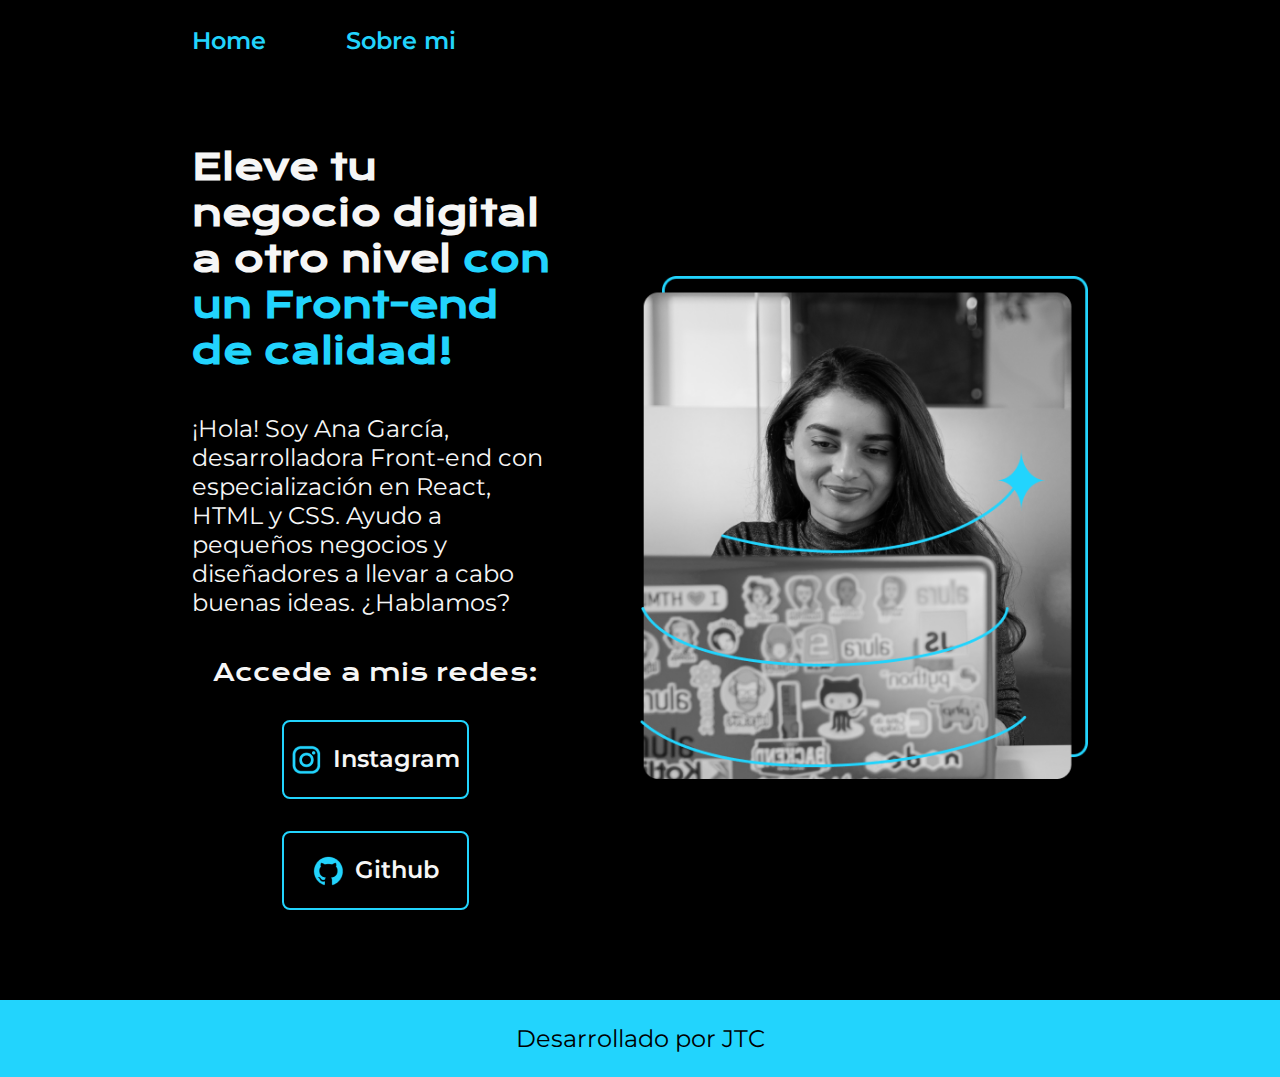
<file: index.html>
<!DOCTYPE html>
<html lang="esd">
<head>
    <meta charset="UTF-8">
    <meta name="viewport" content="width=device-width, initial-scale=1.0">
    <title>Portafolio</title>
    <link rel="stylesheet" href="./styles/style.css">
</head>
<body>
    <header class="head">
        <nav class="header_menu">
            <a class="header_menu_link" href="index.html">Home</a>
            <a class="header_menu_link" href="about.html">Sobre mi</a>
        </nav>
    </header>
    <main class="presentacion">
        <section class="presentacion_contenido">
            <h1 class="presentacion_contenido_titulo">Eleve tu negocio digital a otro nivel <strong class="pri">con un Front-end de calidad!</strong> 
            </h1>
            <p class="presentacion_contenido_parrafo">
                ¡Hola! Soy Ana García, desarrolladora Front-end con especialización en React, HTML y CSS. Ayudo a pequeños negocios y diseñadores a llevar a cabo buenas ideas. ¿Hablamos?
            </p>
            <div class="presentacion_enlaces">
                <h2 class="presentacion_enlaces_subtitulo">Accede a mis redes:</h2>
                <a class="presentacion_enlaces_link" href="https://www.instagram.com/?hl=es">
                    <img src="./assets/instagram.png" alt="">Instagram</a>
                <a class="presentacion_enlaces_link" href="https://www.bbva.pe/personas/productos/tarjetas/credito.html#terminos-y-condiciones">
                    <img src="./assets/github.png" alt="">Github</a>
            </div>
        </section>
            <img class="presentacion_imagen" src="Imagem.png" alt="Imagen de Ana García trabajando">
    </main>
    <footer class="fot">
        <p class="fot_letra">Desarrollado por JTC</p>
    </footer>
</body>
</html>
</file>
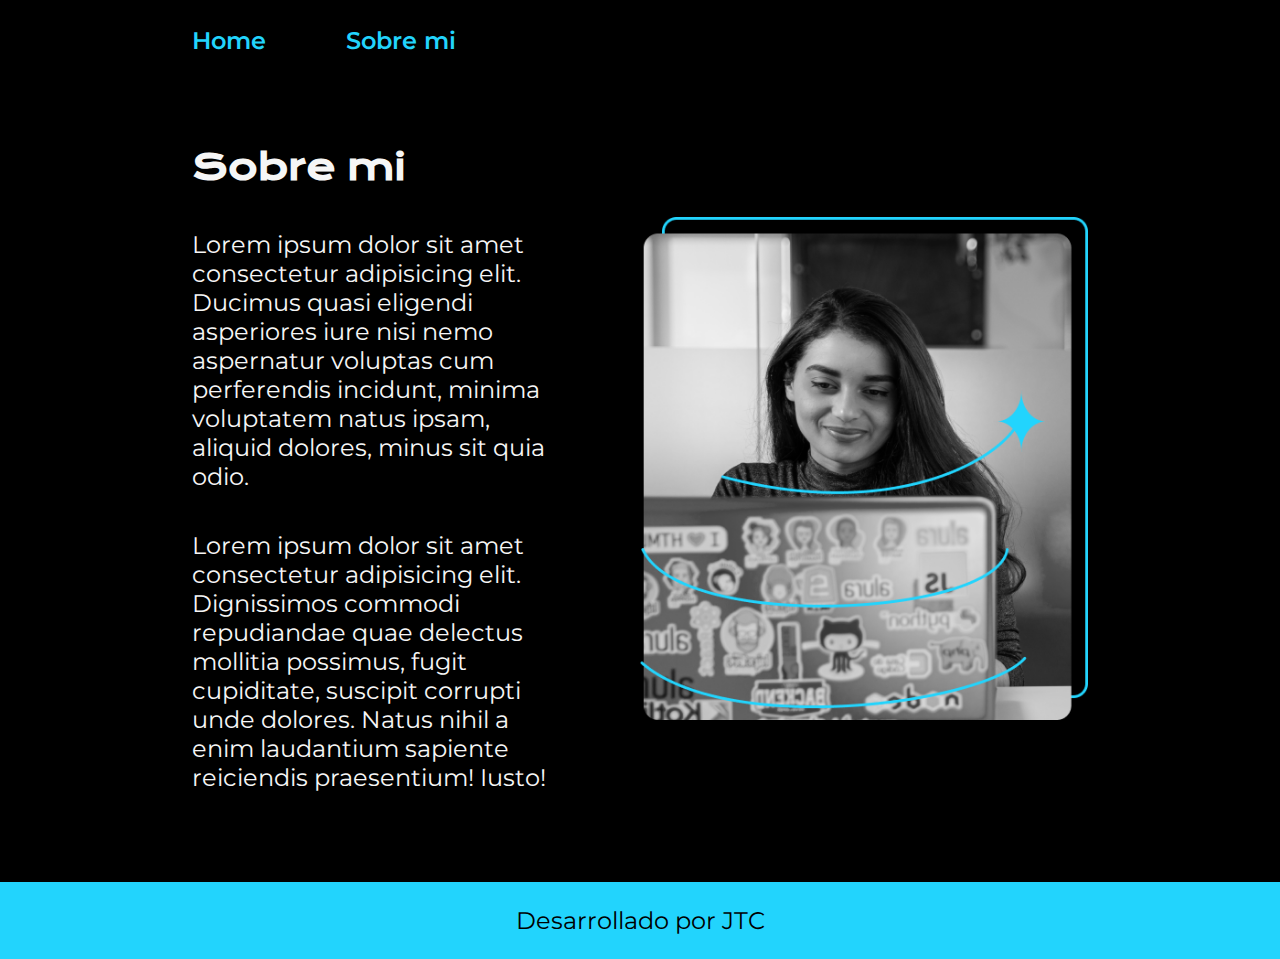
<file: about.html>
<!DOCTYPE html>
<html lang="es">
<head>
    <meta charset="UTF-8">
    <meta name="viewport" content="width=device-width, initial-scale=1.0">
    <title>Sobre mi</title>
    <link rel="stylesheet" href="./styles/style.css">
</head>
<body>
    <header class="head">
        <nav class="header_menu">
            <a class="header_menu_link" href="index.html">Home</a>
            <a class="header_menu_link" href="about.html">Sobre mi</a>
        </nav>
    </header>
    <main class="presentacion">
        <section class="presentacion_contenido">
            <h1 class="presentacion_contenido_titulo">Sobre mi</h1>
            <p class="presentacion_contenido_parrafo">Lorem ipsum dolor sit amet consectetur adipisicing elit. Ducimus quasi eligendi asperiores iure nisi nemo aspernatur voluptas cum perferendis incidunt, minima voluptatem natus ipsam, aliquid dolores, minus sit quia odio.</p>
            <p class="presentacion_contenido_parrafo">Lorem ipsum dolor sit amet consectetur adipisicing elit. Dignissimos commodi repudiandae quae delectus mollitia possimus, fugit cupiditate, suscipit corrupti unde dolores. Natus nihil a enim laudantium sapiente reiciendis praesentium! Iusto!</p>
        </section>
        <img class="presentacion_imagen" src="Imagem.png" alt="Imagen de Ana García trabajando">
    </main>
    <footer class="fot">
        <p class="fot_letra">Desarrollado por JTC</p>
    </footer>
</body>
</html>
</file>
<file: styles/style.css>
@import url('https://fonts.googleapis.com/css2?family=Krona+One&display=swap');

@import url('https://fonts.googleapis.com/css2?family=Montserrat:ital,wght@0,100..900;1,100..900&display=swap');

:root {
    --color-primario: #000000;
    --color-secundario: #f6f6f6;
    --color-terciario: #22d4fd;

    --fuente-montserrat: 'Montserrat', sans serif;
    --fuente-krona: 'Krona One', sans serif;
}

* {
    padding: 0;
    margin: 0;
}

.head {
    padding: 2% 0% 0% 15%;
}

.header_menu {
    display: flex;
    gap: 80px;
}

.header_menu_link {
    font-family: var(--fuente-montserrat);
    font-weight: 600;
    font-size: 1.5rem;
    color: var(--color-terciario);
    text-decoration: none;

}

body {
    background-color: var(--color-primario);
    color: var(--color-secundario);
    /*height: 100vh;*/
    box-sizing: border-box;
}

.pri {
    color: var(--color-terciario);
}

p {
    color: var(--color-secundario);
}

.presentacion {
    display: flex;
    align-items: center;
    padding: 7% 15%;
    justify-content: space-between;
    gap: 82px;
}

.presentacion_contenido {
    width: 50%;
    display: flex;
    flex-direction: column;
    gap: 40px;
}

.presentacion_contenido_titulo {
    font-size: 2.25rem;
    font-family: var(--fuente-krona);
}

.presentacion_contenido_parrafo {
    font-size: 1.5rem;
    font-family: var(--fuente-montserrat);
}

.presentacion_enlaces {
    display: flex;
    justify-content: space-between;
    flex-direction: column;
    align-items: center;  /*Eje Vertical*/
    gap: 32px;
}

.presentacion_enlaces_link {
    width: 50%;
    /*background-color: #22D4FD;*/
    border: 2px solid var(--color-terciario);
    text-align: center;
    padding: 21.5px 0;
    border-radius: 8px;
    font-family: var(--fuente-montserrat);
    font-size: 1.5rem;
    font-weight: 600;
    text-decoration: none;
    color: var(--color-secundario);
    display: flex;
    justify-content: center; /*Eje horizontal*/
    gap: 10px;
}

.presentacion_enlaces_subtitulo {
    font-family: var(--fuente-krona);
    font-size: 1.5rem;
    font-weight: 400;
}

.presentacion_enlaces_link:hover {
    background-color: #272727;
}

.presentacion_imagen {
    width: 50%;
}

.fot {
    background-color: var(--color-terciario);
    padding: 24px;
    text-align: center;
    color: var(--color-primario);
    font-family: var(--fuente-montserrat);
    font-size: 1.5rem;
    font-weight: 400;
    
}

.fot_letra {
    color: var(--color-primario);
}

@media (max-width: 1200px) {

    .head {
        padding: 10%;
    }

    .header_menu {
        justify-content: center;
    }

    .presentacion {
        flex-direction: column-reverse;
        padding: 5%;
    }

    .presentacion_contenido {
        width: auto;
    }
}
</file>
